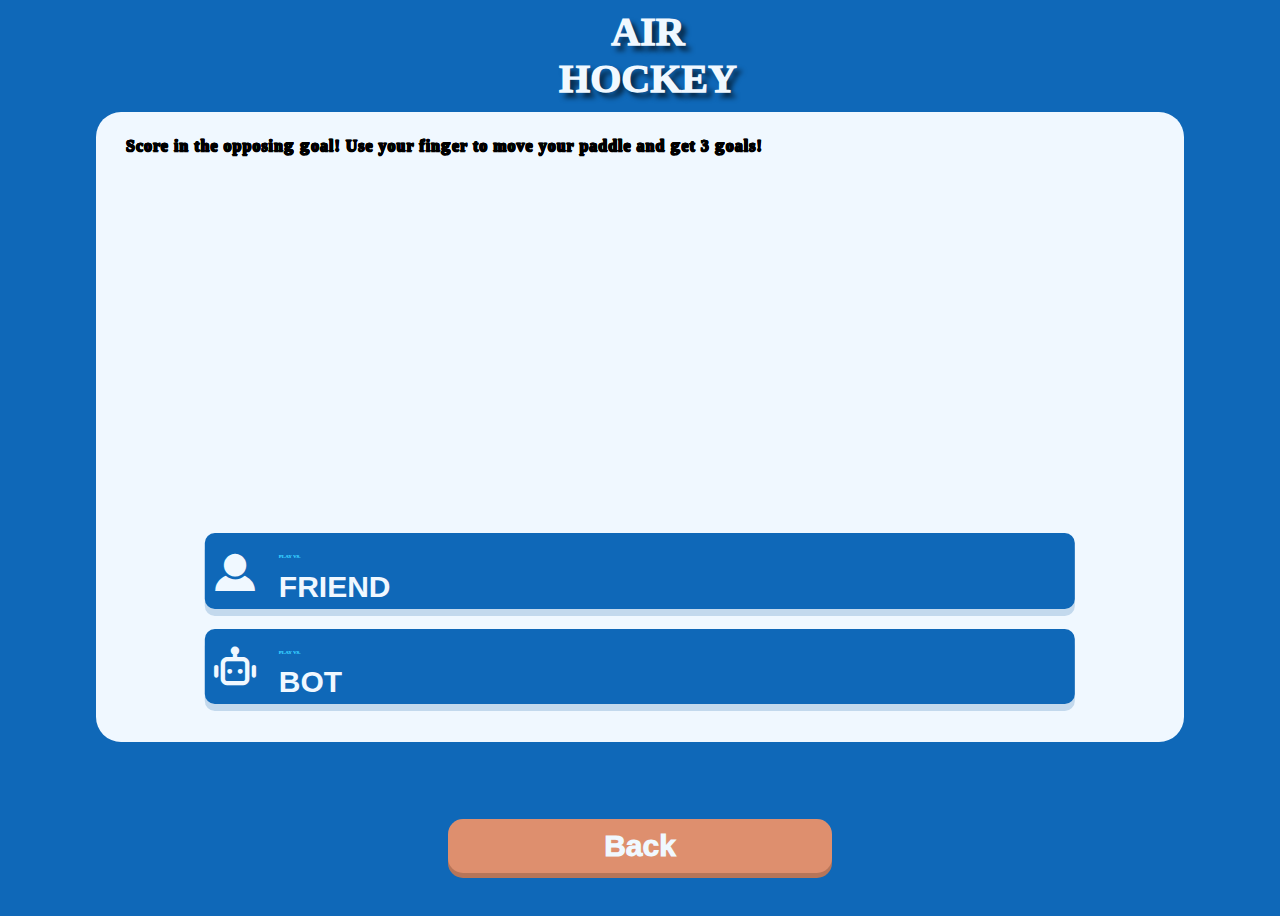
<file: pages/index.html>
<!DOCTYPE html>
<html lang="en">

<head>
    <meta charset="UTF-8">
    <meta name="viewport"
        content="width=device-width, initial-scale=1.0 user-scalable=no initial-scale=1.0 ,maximum-scale=1.0,minimum-scale=1.0">
    <title>index</title>
    <link rel="stylesheet" href="../style/index.css">
    <link rel="stylesheet" href="../confont/index_confont/iconfont.css">
</head>

<body>
    <!-- 标题 -->
    <header>AIR<br>HOCKEY</header>
    <!-- 主体框 -->
    <div class="main">
        <!-- 文字介绍 -->
        <div class="text">Score in the opposing goal! Use your finger to move your paddle and get 3 goals!</div>
        <!-- 两个按钮 -->
        <div class="btn-container">
            <button id="pvp">
                <div id="people" class="iconfont icon-wo"></div>
                <div class="btn-text"><span class="play-header">PLAY VS.</span><br><span class="choice">FRIEND</span>
                </div>
            </button>
            <a href="./bot-choice.html">
                <button id="pve">
                    <div id="bot" class="iconfont icon-jiqiren"></div>
                    <div class="btn-text"><span class="play-header">PLAY VS.</span><br><span class="choice">BOT</span>
                    </div>
                </button>
            </a>
        </div>
    </div>
    <!-- 返回按钮 -->
    <div class="back-container">

        <button id='back' class="back "><strong>Back</strong></button>
    </div>

</body>
<script src="../script/index.js"></script>

</html>
</file>
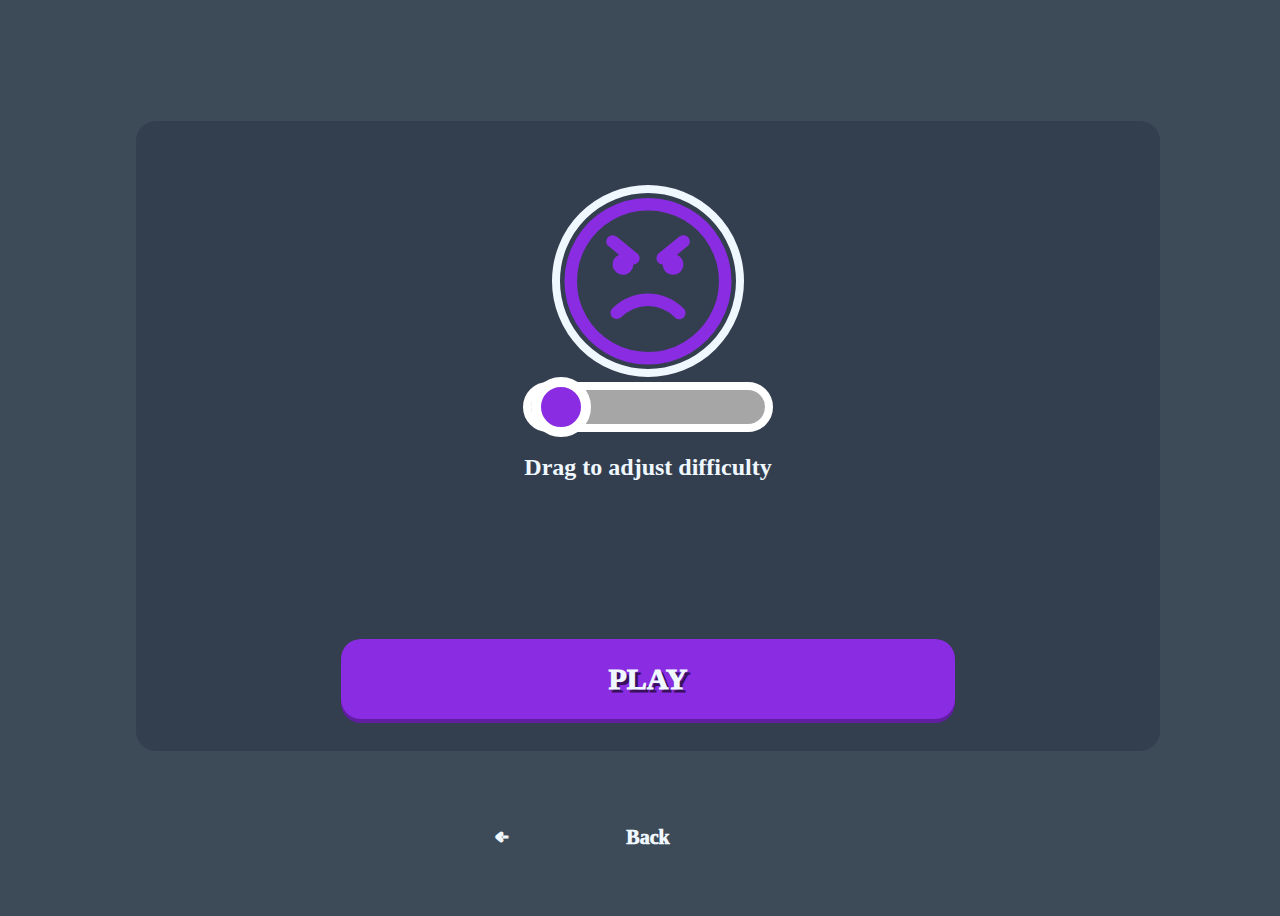
<file: pages/bot-choice.html>
<!DOCTYPE html>
<html>

<head>
    <meta charset="UTF-8">
    <meta name="viewport"
        content="width=device-width, initial-scale=1.0 user-scalable=no initial-scale=1.0 ,maximum-scale=1.0,minimum-scale=1.0">
    <title>choice</title>
    <link rel="stylesheet" href="../style/bot-choice.css">
    <link rel="stylesheet" href="../confont/bot_choice_cofont/iconfont.css">
</head>

<body>
    <div class="header">
        <div class="easy iconfont icon-EmojiAngry"></div>
        <div class="normal"></div>
        <div class="hard"></div>
    </div>
    <div class="main">
        <div class="difficulty-container">
            <div class="difficulty-text">
                <div id="easy" class="level">EASY</div>
                <div id="normal" class="level">NORMAL</div>
                <div id="hrad" class="level">HARD</div>
            </div>
        </div>
        <input type="range" id="range" class="range" value="0" min="0" max="100">
        <h2>Drag to adjust difficulty</h2>
        <div id="play" class="play">PLAY</div>
    </div>
    <div id="back" class="back">
        <div class="back-container">
            <span class="arrow iconfont icon-zuojiantou"></span>
            <span class="back-text">Back</span>
        </div>
    </div>

</body>

<script src="../script/bot-choice.js"></script>


</html>
</file>
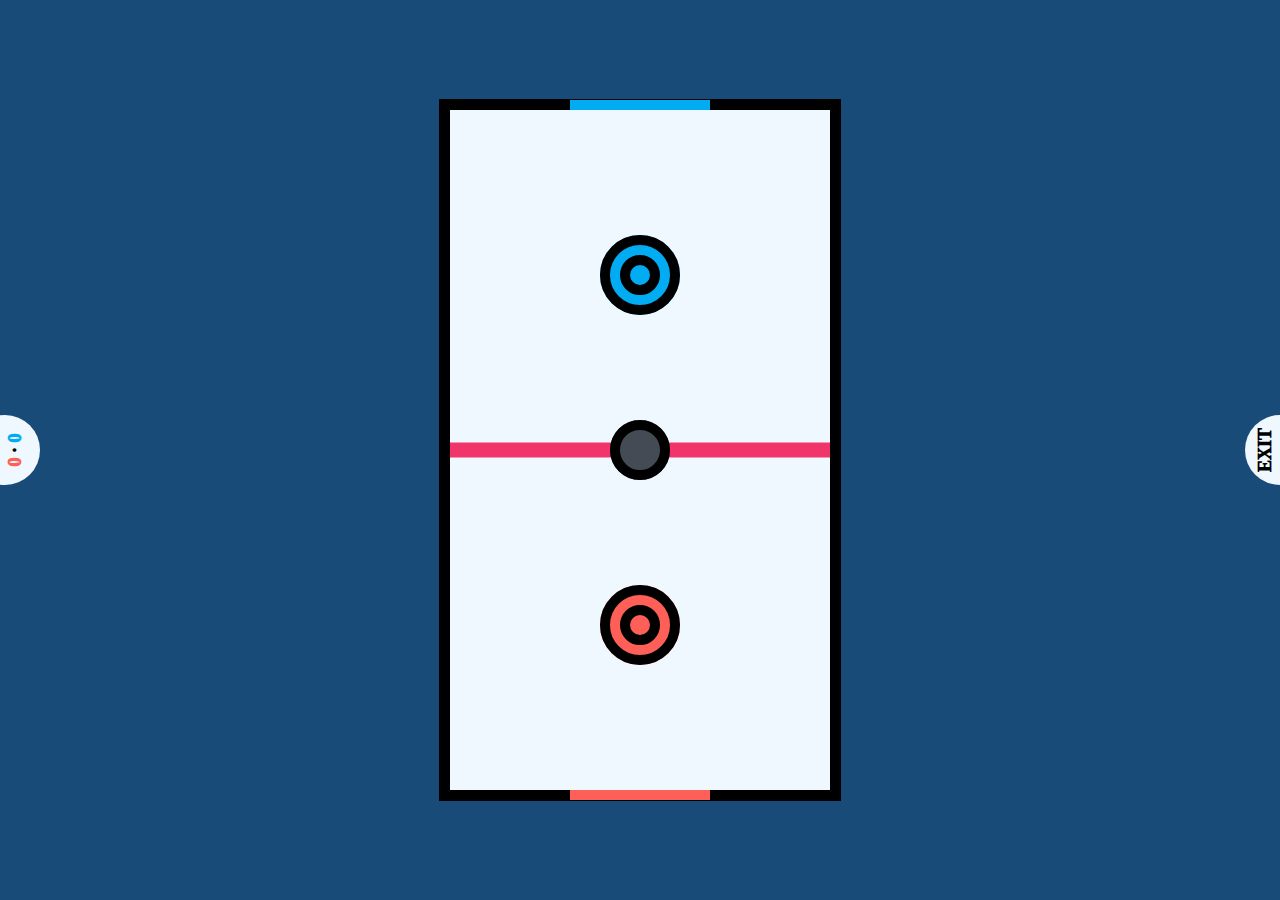
<file: pages/play with bot(canvas).html>
<!DOCTYPE html>

<head>
    <meta charset="UTF-8">
    <meta name="viewport"
        content="width=device-width, initial-scale=1.0 user-scalable=no initial-scale=1.0 ,maximum-scale=1.0,minimum-scale=1.0">
    <link rel="stylesheet" href="../style/pley with bot(canvas).css">
    <title>Play with bot</title>
</head>

<body>
    <canvas id="canvas" width="400" height="700" style="border: 1px solid black;"></canvas>
    <div id="score">
        <span id="redScore"></span>
        ·
        <span id="blueScore"></span>
    </div>
    <div id="exit">EXIT</div>
</body>
<script src="../script/globlal.js"></script>
<script src="../script/play with bot(canvas).js"></script>

</html>
</file>
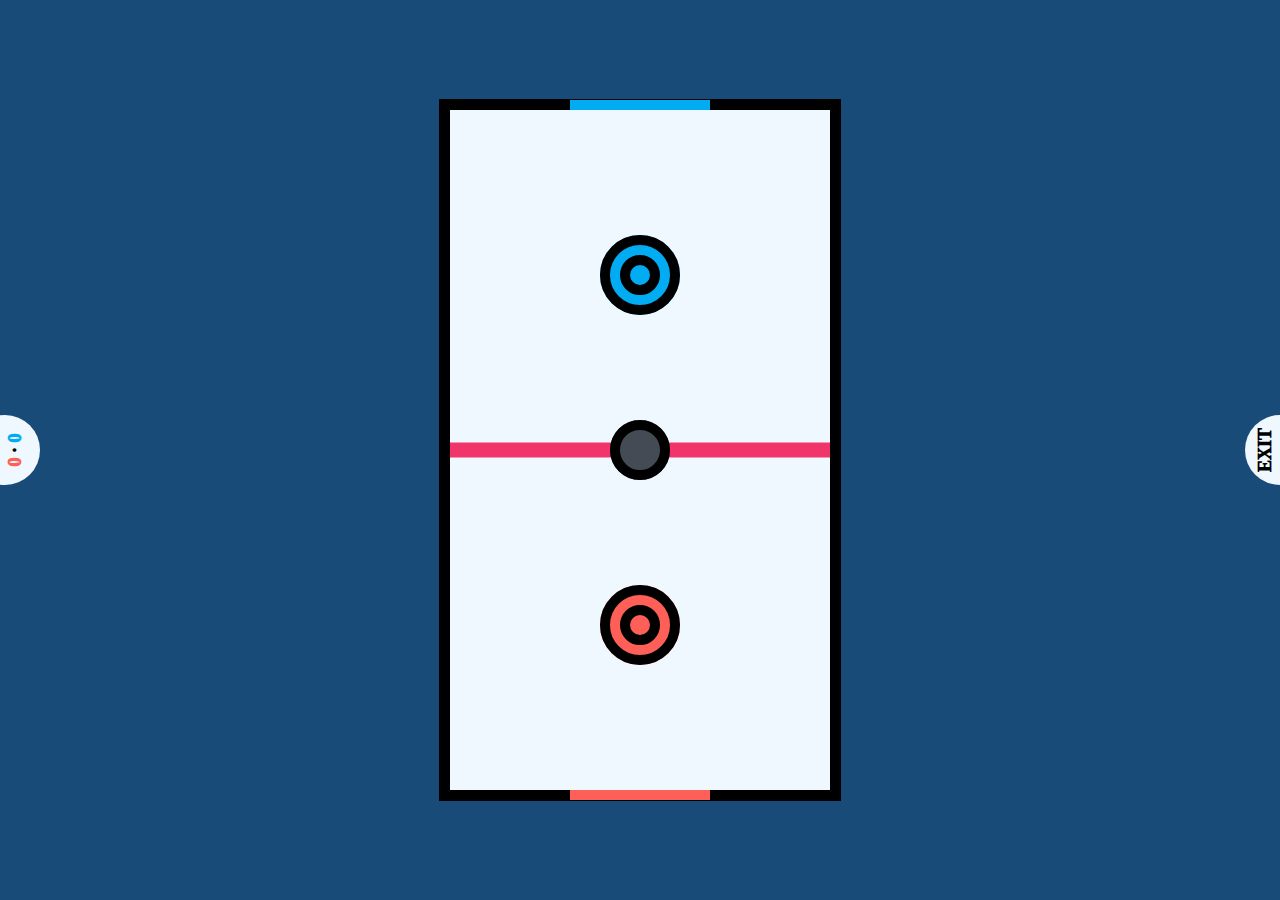
<file: pages/play with people(canvas).html>
<!DOCTYPE html>

<head>
    <meta charset="UTF-8">
    <meta name="viewport"
        content="width=device-width, initial-scale=1.0 user-scalable=no initial-scale=1.0 ,maximum-scale=1.0,minimum-scale=1.0">
    <title>Play with friedns</title>
    <link rel="stylesheet" href="../style/play with people(canvas).css">
</head>

<body>
    <canvas id="canvas" width="400" height="700" style="border: 1px solid black;"></canvas>
    <div id="score">
        <span id="redScore"></span>
        ·
        <span id="blueScore"></span>
    </div>
    <div id="exit">EXIT</div>
</body>
<script src="../script/play with people(canvas).js"></script>

</html>
</file>
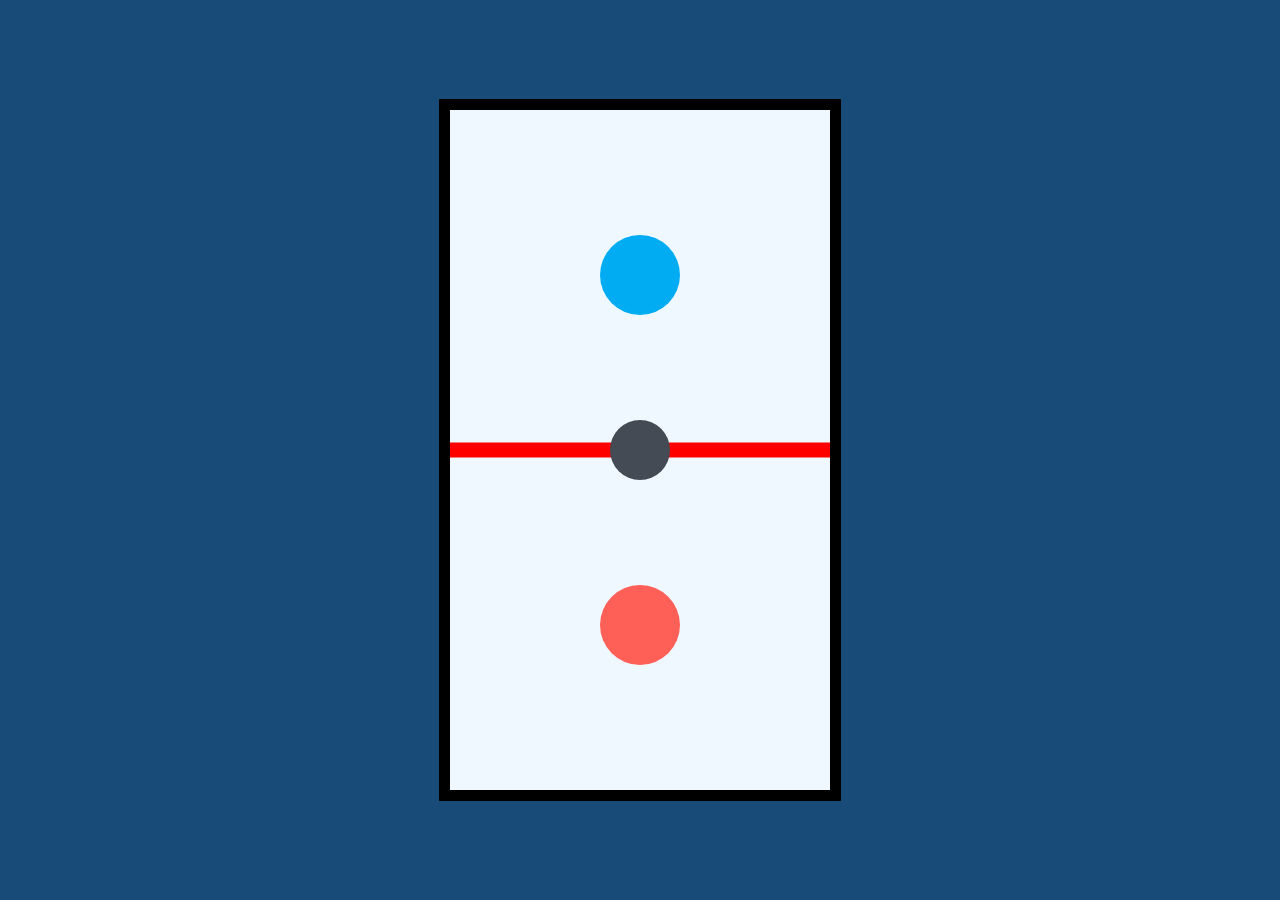
<file: pages/play(canvas).html>
<!DOCTYPE html>

<head>
    <meta charset="UTF-8">
    <meta name="viewport"
        content="width=device-width, initial-scale=1.0 user-scalable=no initial-scale=1.0 ,maximum-scale=1.0,minimum-scale=1.0">
    <title>Document</title>
    <link rel="stylesheet" href="../style/play(canvas).css">
</head>

<body>
    <canvas id="canvas" width="400" height="700" style="border: 1px solid black;"></canvas>
</body>
<script src="../script/play(canvas).js"></script>

</html>
</file>
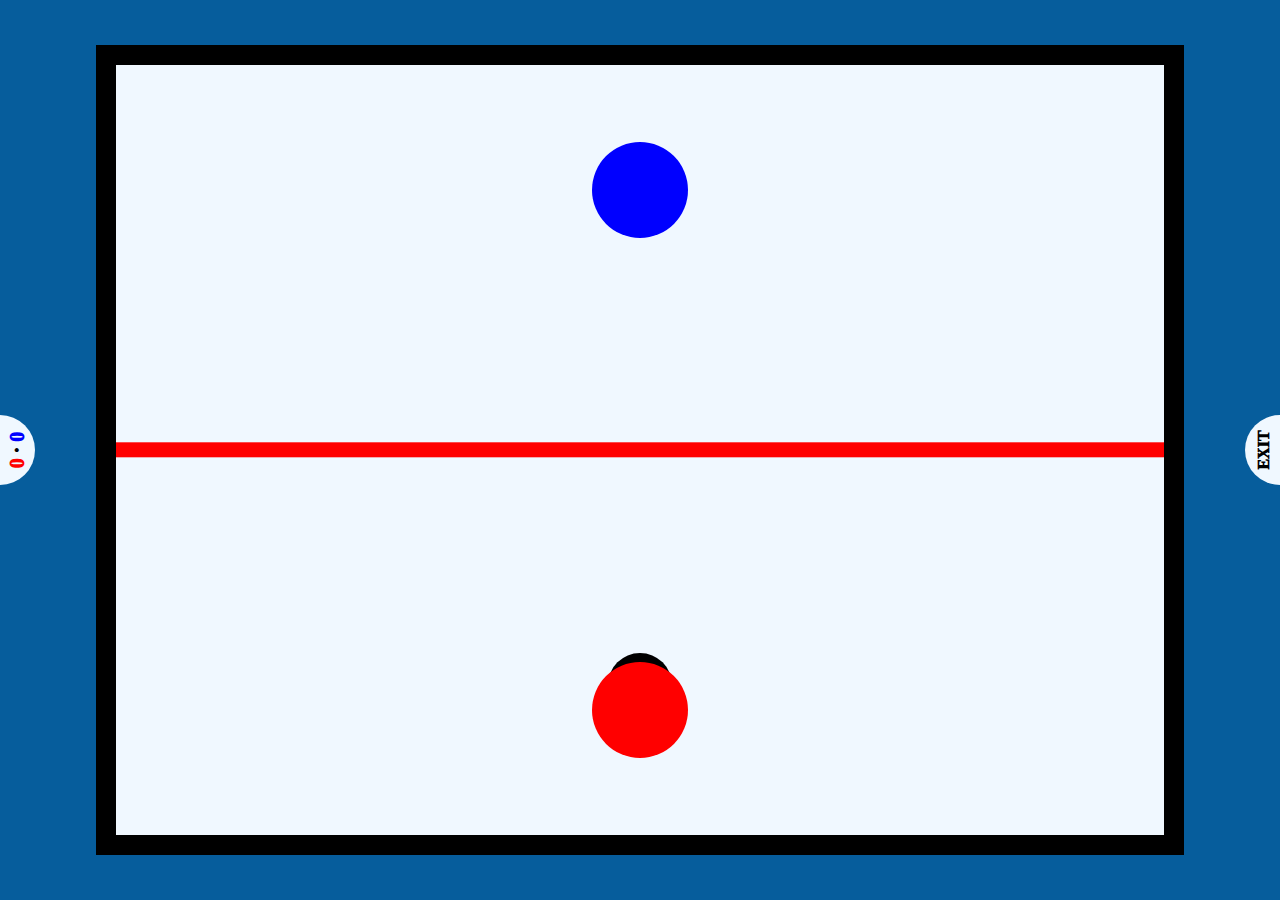
<file: pages/play(dom_vision).html>
<!DOCTYPE html>
<html>

<head>
    <meta charset="UTF-8">
    <meta name="viewport"
        content="width=device-width, initial-scale=1.0 user-scalable=no initial-scale=1.0 ,maximum-scale=1.0,minimum-scale=1.0">
    <title>Go for it !!!</title>
    <link rel="stylesheet" href="../style/play.css">
</head>

<body>
    <div id="desk">
        <div id="blueGate"></div>
        <div id="redGate"></div>
        <div id="redLine"></div>
        <div id="blueBall" class="player"></div>
        <div id="blackBall"></div>
        <div id="redBall" class="player"></div>
    </div>
    <div id="scoreBand">
        <div class="score">
            <span class="blue">0</span>
            ·
            <span class="red">0</span>
        </div>
    </div>
    <div id="exit">EXIT</div>
</body>
<script src="../script/play.js"></script>

</html>
</file>
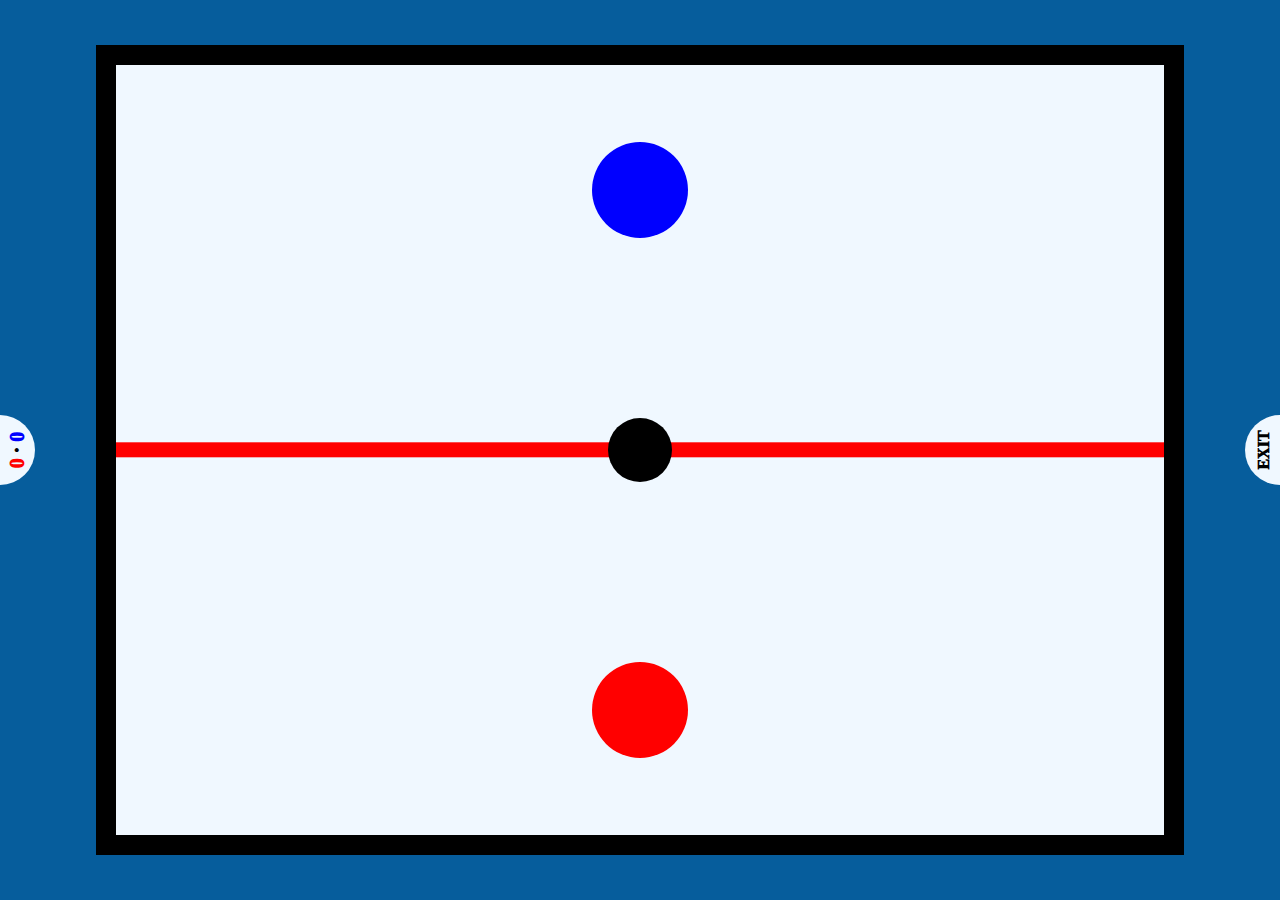
<file: pages/play.html>
<!DOCTYPE html>
<html lang="en">

<head>
    <meta charset="UTF-8">
    <meta name="viewport"
        content="width=device-width, initial-scale=1.0 user-scalable=no initial-scale=1.0 ,maximum-scale=1.0,minimum-scale=1.0">
    <title>Go for it !!!</title>
    <link rel="stylesheet" href="../style/play.css">
</head>

<body>
    <div id="desk">
        <div id="redLine"></div>
        <div id="blueBall" class="player"></div>
        <div id="blackBall"></div>
        <div id="redBall" class="player"></div>
    </div>
    <div id="scoreBand">
        <div class="score">
            <span class="blue">0</span>
            ·
            <span class="red">0</span>
        </div>
    </div>
    <div id="exit">EXIT</div>
</body>
<script src="../script/play.js"></script>

</html>
</file>
<file: style/index.css>
@font-face {
    font-family: 'eng-font';
    src: url('../confont/eng_font/sKVKrYi9Y9Cc.woff');
}



* {
    box-sizing: border-box;
}

a {
    text-decoration: none;
}

body {
    background-color: rgb(15, 104, 184);
    height: 100vh;
    width: 100vw;
    overflow: hidden;
}

/* 顶部标题 */
header {
    text-align: center;
    color: aliceblue;
    font-size: 40px;
    font-weight: 1000;
    text-shadow: 5px 5px 5px rgba(0, 0, 0, 0.6);
}

/* 主体框 */
.main {
    color: black;
    font-family: eng-font;
    font-weight: 1000;
    letter-spacing: 1px;
    text-shadow: 0.5px 0 0 black, 0 0.5px 0 black, -0.5px 0 0 black, 0 -0.5px 0 black;
    background-color: aliceblue;
    height: 70%;
    width: 85%;
    padding: 20px 30px;
    margin-top: 10px;
    position: absolute;
    left: 50%;
    transform: translateX(-50%);
    border-radius: 25px;
}

.main.text {
    text-shadow: 3px 3px 3px rgba(0, 0, 0, 1);
}

/* 两个按钮 */
.btn-container {
    height: 30%;
    width: 80%;
    position: absolute;
    bottom: 20px;
    left: 50%;
    transform: translateX(-50%);
}

.btn-container button {
    display: block;
    color: aliceblue;
    border: 1px;
    height: 40%;
    width: 100%;
    background-color: rgb(15, 104, 184);
    border-radius: 10px;
    margin-bottom: 20px;
    display: flex;
    align-items: center;
    box-shadow: 0 7px rgba(14, 96, 167, 0.2);
    border-bottom: 5px rgb(17, 70, 116);
}

.btn-container button.iconfont {
    width: 20%;
    height: 70%;
}

.btn-container button .btn-text {
    display: flex;
    flex-direction: column;
    align-items: flex-start;
    margin-left: 20px;
    width: 70%;
    height: 50%;
    font-weight: 600;
}

.btn-container .play-header {
    height: 50%;
    font-size: 5px;
    font-family: eng-font;
    color: rgb(54, 205, 255);
    font-weight: 1000;
    margin-bottom: -1rem;
}

.btn-container .choice {
    height: 50%;
    font-size: 30px;
}

#pvp.touch-start {
    transform: scale(1.1);
    transition: 0.1s ease-out;
}

#pvp.untouch {
    transform: scale(1);
    transition: 0.1s ease-out;
}

#pve.touch-start {
    transform: scale(1.1);
    transition: 0.1s ease-out;
}

#pve.untouch {
    transform: scale(1);
    transition: 0.1s ease-out;
}

#people.touch {
    transform: rotate(-30deg);
    transition: 0.1s ease-out;
}

#people.untouch {
    transform: rotate(0);
    transition: 0.1s ease-out;
}

#bot.touch {
    transform: rotate(-30deg);
    transition: 0.1s ease-out;
}

#bot.untouch {
    transform: rotate(0);
    transition: 0.1s ease-out;
}

/* 返回按键 */
.back {
    border: 1px;
    background-color: rgb(222, 143, 110);
    position: absolute;
    bottom: 3%;
    width: 30%;
    height: 6%;
    border-radius: 15px;
    color: aliceblue;
    font-size: 30px;
    font-weight: 1000;
    text-shadow: 4px 4px 4px rgb(0, 0, 0, 0);
    left: 50%;
    transform: translate(-50%) scale(1);
    box-shadow: 0 5px rgb(182, 117, 89);
    text-align: center;
}

.back.touch-start {
    transform: translate(-50%) scale(1.1);
    transition: 0.1s ease-out;
}

.back.untouch {
    transform: translate(-50%) scale(1);
    transition: 0.1s ease-out;
}
</file>
<file: confont/index_confont/iconfont.css>
@font-face {
  font-family: "iconfont";
  /* Project id 4271880 */
  src: url('iconfont.woff2?t=1695962844657') format('woff2'),
    url('iconfont.woff?t=1695962844657') format('woff'),
    url('iconfont.ttf?t=1695962844657') format('truetype');
}

.iconfont {
  font-family: "iconfont" !important;
  font-size: 16px;
  font-style: normal;
  -webkit-font-smoothing: antialiased;
  -moz-osx-font-smoothing: grayscale;
}

.icon-wo:before {
  content: "\e663";
  font-size: 3rem;
}

.icon-jiqiren:before {
  content: "\e70e";
  font-size: 3rem;
}
</file>
<file: style/bot-choice.css>
* {
    box-sizing: border-box;
}

a {
    text-decoration: none;
}

body {
    width: 100vw;
    height: 100vh;
    overflow: hidden;
    display: flex;
    flex-direction: column;
    justify-content: center;
    align-items: center;
    background-color: rgb(61, 74, 87);
}

a {
    text-decoration: none;
}

/* 顶部表情 */
.header {
    width: 12rem;
    height: 12rem;
    display: flex;
    justify-content: center;
    align-items: center;
    z-index: 1;
    margin-top: 10%;
    border-radius: 50%;
    border: 0.5rem solid aliceblue;
    background-color: rgb(51, 63, 79);
}

/* 主体部分 */
.main {
    background-color: rgb(51, 63, 79);
    width: 80%;
    height: 70%;
    border-radius: 20px;
    position: relative;
    margin-top: -20%;
    display: flex;
    flex-direction: column;
    justify-content: center;
    align-items: center;
}

.difficulty-container {
    display: flex;
    margin-top: 8rem;
    height: 5rem;
    width: 100%;
    justify-content: center;
    overflow: hidden;/
}

.main .difficulty-text {
    position: relative;
    top: 0;
    text-align: center;
    color: white;
    font-size: 4rem;
    line-height: 4rem;
    height: 12rem;
    width: 100%;
}


.main h2 {
    height: 30%;
    width: 60%;
    text-align: center;
    color: aliceblue;
}

input[type="range"] {
    appearance: none;
    margin-top: 4rem;
    width: 250px;
    height: 50px;
    background-color: rgb(166, 166, 166);
    border: 8px solid white;
    border-radius: 25px;
}

input[type=range]::-webkit-slider-thumb {
    appearance: none;
    width: 60px;
    height: 60px;
    background-color: rgb(138, 44, 226);
    border-radius: 50%;
    border: 10px solid white;
}


/* play按钮 */
.main .play {
    width: 60%;
    height: 13%;
    border: 1px;
    border-radius: 20px;
    background-color: rgb(138, 44, 226);
    color: aliceblue;
    font-size: 30px;
    font-weight: 1000;
    text-align: center;
    line-height: 5rem;
    text-shadow: 3px 3px rgba(0, 0, 0, 0.6);
    box-shadow: 0 4px rgb(97, 30, 160);
    margin-bottom: 2rem;
}

#play.touch-start {
    transform: scale(1.1);
    transition: 0.1s ease-out;
}

#play.untouch {
    transform: scale(1);
    transition: 0.1s ease-out;
}

/* 返回按钮 */
.back {
    width: 60%;
    height: 5%;
    margin-top: 5%;
    border: 1px;
    color: aliceblue;
    font-size: 20px;
    font-weight: 1000;
    position: relative;
}

.back-container {
    width: 100%;
    height: 100%;
    color: aliceblue;
    display: flex;
    justify-content: center;
    align-items: center;
    position: relative;
}

.arrow {
    margin-right: 10%;
    position: absolute;
    left: 30%;
}

.back.touch-start {
    transform: scale(0.9);
    transition: 0.1s ease-out;
}

.back.untouch {
    transform: scale(1);
    transition: 0.1s ease-out;
}
</file>
<file: confont/bot_choice_cofont/iconfont.css>
@font-face {
  font-family: "iconfont";
  /* Project id 4272119 */
  src: url('iconfont.woff2?t=1696044386675') format('woff2'),
    url('iconfont.woff?t=1696044386675') format('woff'),
    url('iconfont.ttf?t=1696044386675') format('truetype');
}

.iconfont {
  font-family: "iconfont" !important;
  font-size: 16px;
  font-style: normal;
  -webkit-font-smoothing: antialiased;
  -moz-osx-font-smoothing: grayscale;
}

.icon-zuojiantou:before {
  content: "\e609";
}

.icon-EmojiAngry:before {
  content: "\e671";
  color: rgb(138, 44, 226);
  font-size: 200px;
}
</file>
<file: style/pley with bot(canvas).css>
* {
    box-sizing: border-box;
}

body {
    width: 100vw;
    height: 100vh;
    overflow: hidden;
    margin: 0;
    padding: 0;
    display: flex;
    justify-content: center;
    align-items: center;
    background-color: rgb(25, 75, 121);
}

canvas {
    background-color: aliceblue;
}

#score {
    width: 70px;
    height: 70px;
    border-radius: 50%;
    background-color: aliceblue;
    position: absolute;
    text-align: center;
    line-height: 70px;
    left: -30px;
    transform: rotate(-90deg);
    padding-top: 10px;
    font-weight: 1000;
    font-size: large;
}

#blueScore {
    color: rgb(2, 172, 243);
}

#redScore {
    color: rgb(254, 95, 87);
}

#exit {
    width: 70px;
    height: 70px;
    background-color: aliceblue;
    border-radius: 50%;
    position: absolute;
    text-align: center;
    right: -35px;
    transform: rotate(-90deg);
    padding-top: 10px;
    font-weight: 1000;
    font-size: large;
}

#exit.touch {
    transform: rotate(-90deg) scale(1.2);
    transition: 0.1s ease-out;
}
</file>
<file: style/play with people(canvas).css>
* {
    box-sizing: border-box;
}

body {
    width: 100vw;
    height: 100vh;
    overflow: hidden;
    margin: 0;
    padding: 0;
    display: flex;
    justify-content: center;
    align-items: center;
    background-color: rgb(25, 75, 121);
}

canvas {
    background-color: aliceblue;
}

#score {
    width: 70px;
    height: 70px;
    border-radius: 50%;
    background-color: aliceblue;
    position: absolute;
    text-align: center;
    line-height: 70px;
    left: -30px;
    transform: rotate(-90deg);
    padding-top: 10px;
    font-weight: 1000;
    font-size: large;
}

#blueScore {
    color: rgb(2, 172, 243);
}

#redScore {
    color: rgb(254, 95, 87);
}

#exit {
    width: 70px;
    height: 70px;
    background-color: aliceblue;
    border-radius: 50%;
    position: absolute;
    text-align: center;
    right: -35px;
    transform: rotate(-90deg);
    padding-top: 10px;
    font-weight: 1000;
    font-size: large;
}

#exit.touch {
    transform: rotate(-90deg) scale(1.2);
    transition: 0.1s ease-out;
}
</file>
<file: style/play(canvas).css>
* {
    box-sizing: border-box;
}

body {
    width: 100vw;
    height: 100vh;
    overflow: hidden;
    margin: 0;
    padding: 0;
    display: flex;
    justify-content: center;
    align-items: center;
    background-color: rgb(25, 75, 121);
}

canvas {
    background-color: aliceblue;
}

#score {
    width: 70px;
    height: 70px;
    border-radius: 50%;
    background-color: aliceblue;
    position: absolute;
    text-align: center;
    line-height: 70px;
    left: -30px;
    transform: rotate(-90deg);
    padding-top: 10px;
    font-weight: 1000;
    font-size: large;
}

#blueScore {
    color: rgb(2, 172, 243);
}

#redScore {
    color: rgb(254, 95, 87);
}

#exit {
    width: 70px;
    height: 70px;
    background-color: aliceblue;
    border-radius: 50%;
    position: absolute;
    text-align: center;
    right: -35px;
    transform: rotate(-90deg);
    padding-top: 10px;
    font-weight: 1000;
    font-size: large;
}

#exit.touch {
    transform: rotate(-90deg) scale(1.2);
    transition: 0.1s ease-out;
}
</file>
<file: style/play.css>
* {
    box-sizing: border-box;
}

body {
    width: 100vw;
    height: 100vh;
    margin: 0;
    padding: 0;
    overflow: hidden;
    display: flex;
    justify-content: center;
    align-items: center;
    background-color: rgb(6, 93, 156);
}

/* 比分板 */
#scoreBand {
    width: 70px;
    height: 70px;
    border-radius: 50%;
    background-color: aliceblue;
    position: absolute;
    left: -35px;
    display: flex;
    justify-content: center;
    transform: rotate(90deg);
    font-size: 20px;
    font-weight: 1000;
    padding-top: 7px;
}

#scoreBand .red {
    color: red;
}

#scoreBand .blue {
    color: blue;
}

/* 退出按钮 */
#exit {
    width: 70px;
    height: 70px;
    border-radius: 50%;
    background-color: aliceblue;
    position: absolute;
    right: -35px;
    display: flex;
    justify-content: center;

    transform: rotate(-90deg);
    padding-top: 10px;
    font-weight: 1000;
}

#exit.touch {
    transform: rotate(-90deg) scale(1.2);
    transition: 0.1s ease-out;
}

/* 棋盘 */
#desk {
    width: 85%;
    height: 90%;
    background-color: aliceblue;
    border: 20px solid black;
    display: flex;
    flex-direction: column;
    justify-content: space-around;
    align-items: center;
    position: relative;
}

#redLine {
    width: 100%;
    height: 2%;
    background-color: red;
    position: absolute;
    top: 50%;
    left: 50%;
    transform: translate(-50%, -50%);
    z-index: 0;
}

.player {
    width: 6rem;
    height: 6rem;
    border-radius: 50%;
    z-index: 1;
    position: absolute;
}

#blueBall {
    background-color: blue;
    position: absolute;
    left: 50%;
    top: 10%;
    transform: translate(-50%);
}

#redBall {
    background-color: red;
    left: 50%;
    bottom: 10%;
    transform: translate(-50%, 0);
}

#blackBall {
    width: 4rem;
    height: 4rem;
    background-color: black;
    border-radius: 50%;
    z-index: 1;
}
</file>
